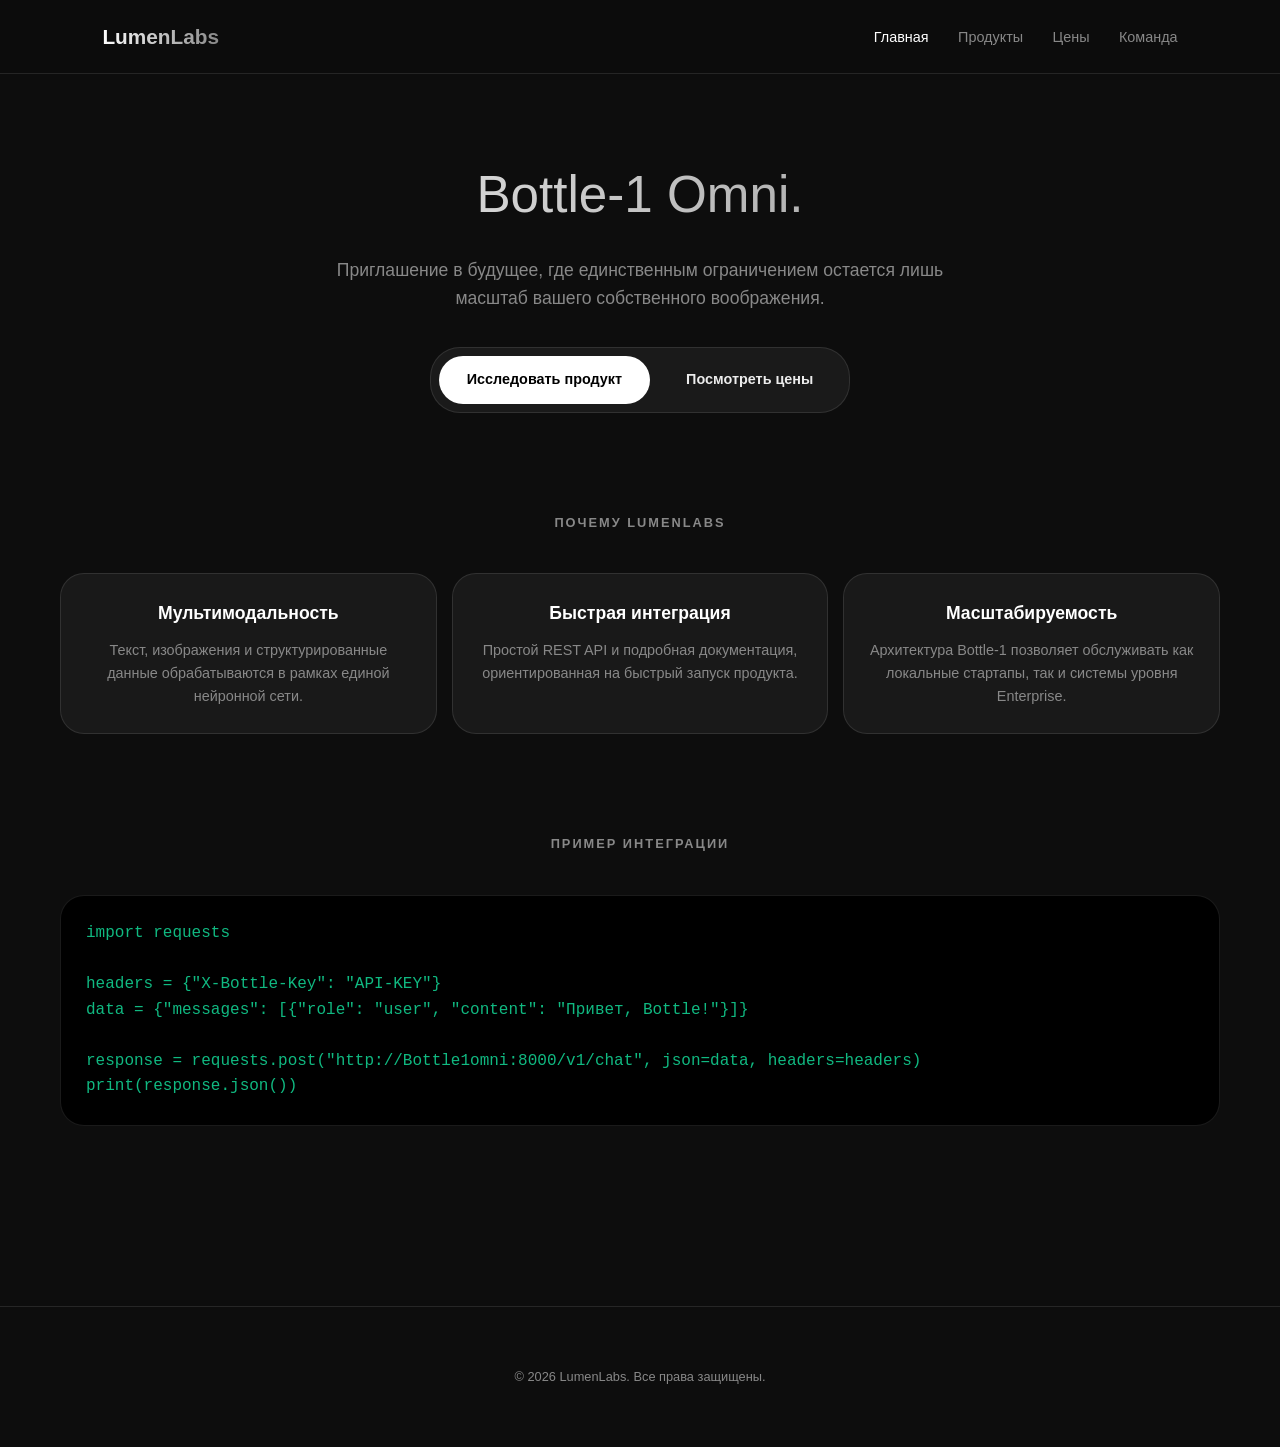
<file: index.html>
<!DOCTYPE html>
<html lang="ru">
<head>
    <meta charset="UTF-8">
    <meta name="description" content="LumenLabs — передовые AI решения с моделью Bottle-1 Omni">
    <meta name="viewport" content="width=device-width, initial-scale=1.0">
    <title>LumenLabs | Главная</title>
    <link rel="stylesheet" href="style.css">
</head>
<body>

<header>
    <h1>LumenLabs</h1>
    <nav>
        <a href="index.html" class="active">Главная</a>
        <a href="product.html">Продукты</a>
        <a href="pricing.html">Цены</a>
        <a href="team.html">Команда</a>
    </nav>
</header>

<main>
    <section class="hero">
        <h2>Bottle-1 Omni.</h2>
        <p>Приглашение в будущее, где единственным ограничением остается лишь масштаб вашего собственного воображения.</p>
        <div class="buttons">
            <a href="product.html">Исследовать продукт</a>
            <a href="pricing.html">Посмотреть цены</a>
        </div>
    </section>

    <section class="section">
        <h2>Почему LumenLabs</h2>
        <div class="grid col-3">
            <article class="card">
                <h3>Мультимодальность</h3>
                <p>Текст, изображения и структурированные данные обрабатываются в рамках единой нейронной сети.</p>
            </article>
            <article class="card">
                <h3>Быстрая интеграция</h3>
                <p>Простой REST API и подробная документация, ориентированная на быстрый запуск продукта.</p>
            </article>
            <article class="card">
                <h3>Масштабируемость</h3>
                <p>Архитектура Bottle-1 позволяет обслуживать как локальные стартапы, так и системы уровня Enterprise.</p>
            </article>
        </div>
    </section>

    <section class="section">
        <h2>Пример интеграции</h2>
        <div class="code-container">
            <pre class="code">
import requests

headers = {"X-Bottle-Key": "API-KEY"}
data = {"messages": [{"role": "user", "content": "Привет, Bottle!"}]}

response = requests.post("http://Bottle1omni:8000/v1/chat", json=data, headers=headers)
print(response.json())</pre>
        </div>
    </section>
</main>

<footer>
    <p>© 2026 LumenLabs. Все права защищены.</p>
</footer>

</body>
</html>
</file>
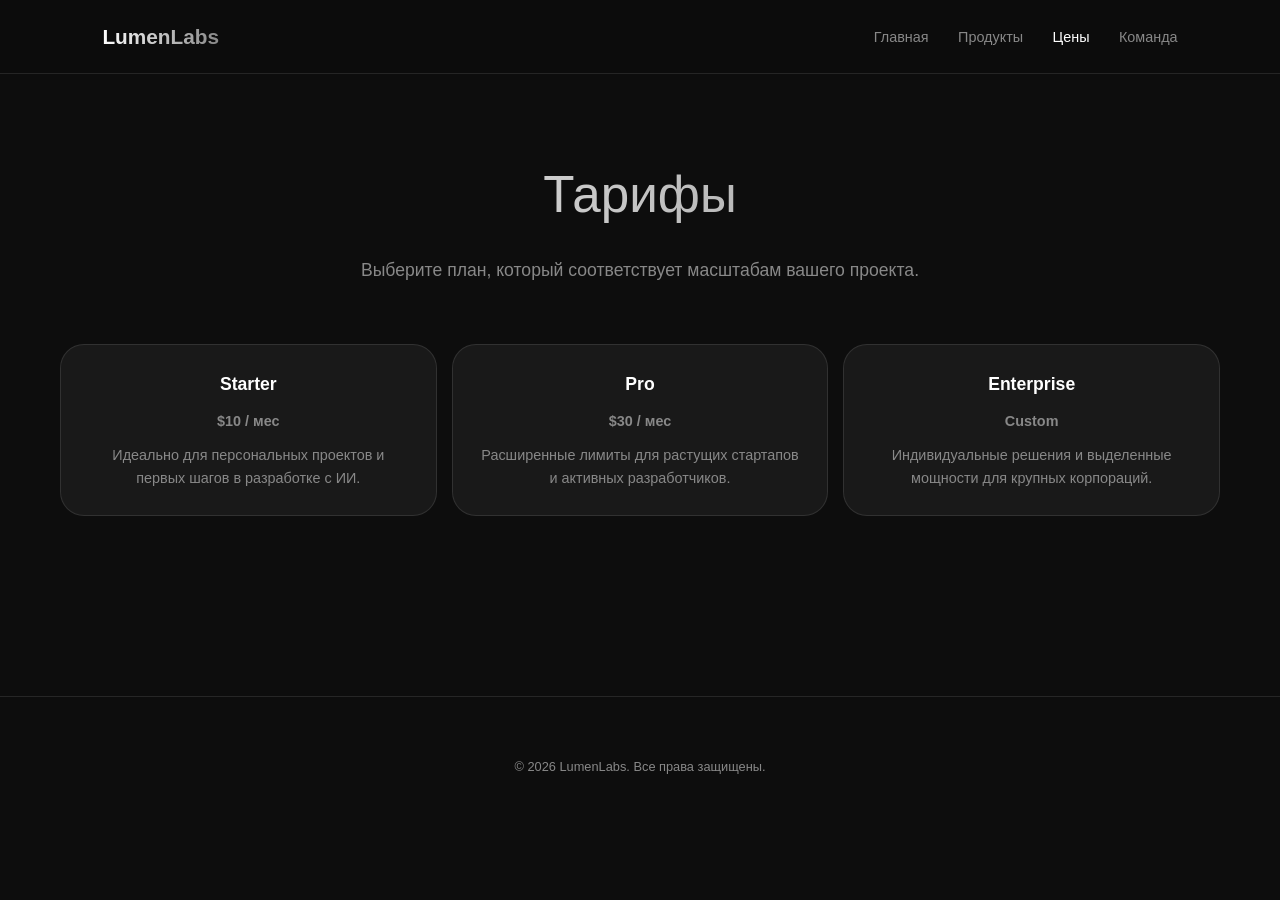
<file: pricing.html>
<!DOCTYPE html>
<html lang="ru">
<head>
    <meta charset="UTF-8">
    <meta name="description" content="Гибкие тарифные планы для доступа к API LumenLabs">
    <meta name="viewport" content="width=device-width, initial-scale=1.0">
    <title>Цены | LumenLabs</title>
    <link rel="stylesheet" href="style.css">
</head>
<body>

<header>
    <h1>LumenLabs</h1>
    <nav>
        <a href="index.html">Главная</a>
        <a href="product.html">Продукты</a>
        <a href="pricing.html" class="active">Цены</a>
        <a href="team.html">Команда</a>
    </nav>
</header>

<main>
    <section class="hero">
        <h2>Тарифы</h2>
        <p>Выберите план, который соответствует масштабам вашего проекта.</p>
    </section>

    <div class="grid col-3">
        <article class="card">
            <h3>Starter</h3>
            <p class="price">$10 / мес</p>
            <p>Идеально для персональных проектов и первых шагов в разработке с ИИ.</p>
        </article>
        <article class="card">
            <h3>Pro</h3>
            <p class="price">$30 / мес</p>
            <p>Расширенные лимиты для растущих стартапов и активных разработчиков.</p>
        </article>
        <article class="card">
            <h3>Enterprise</h3>
            <p class="price">Custom</p>
            <p>Индивидуальные решения и выделенные мощности для крупных корпораций.</p>
        </article>
    </div>
</main>

<footer>
    <p>© 2026 LumenLabs. Все права защищены.</p>
</footer>

</body>
</html>
</file>
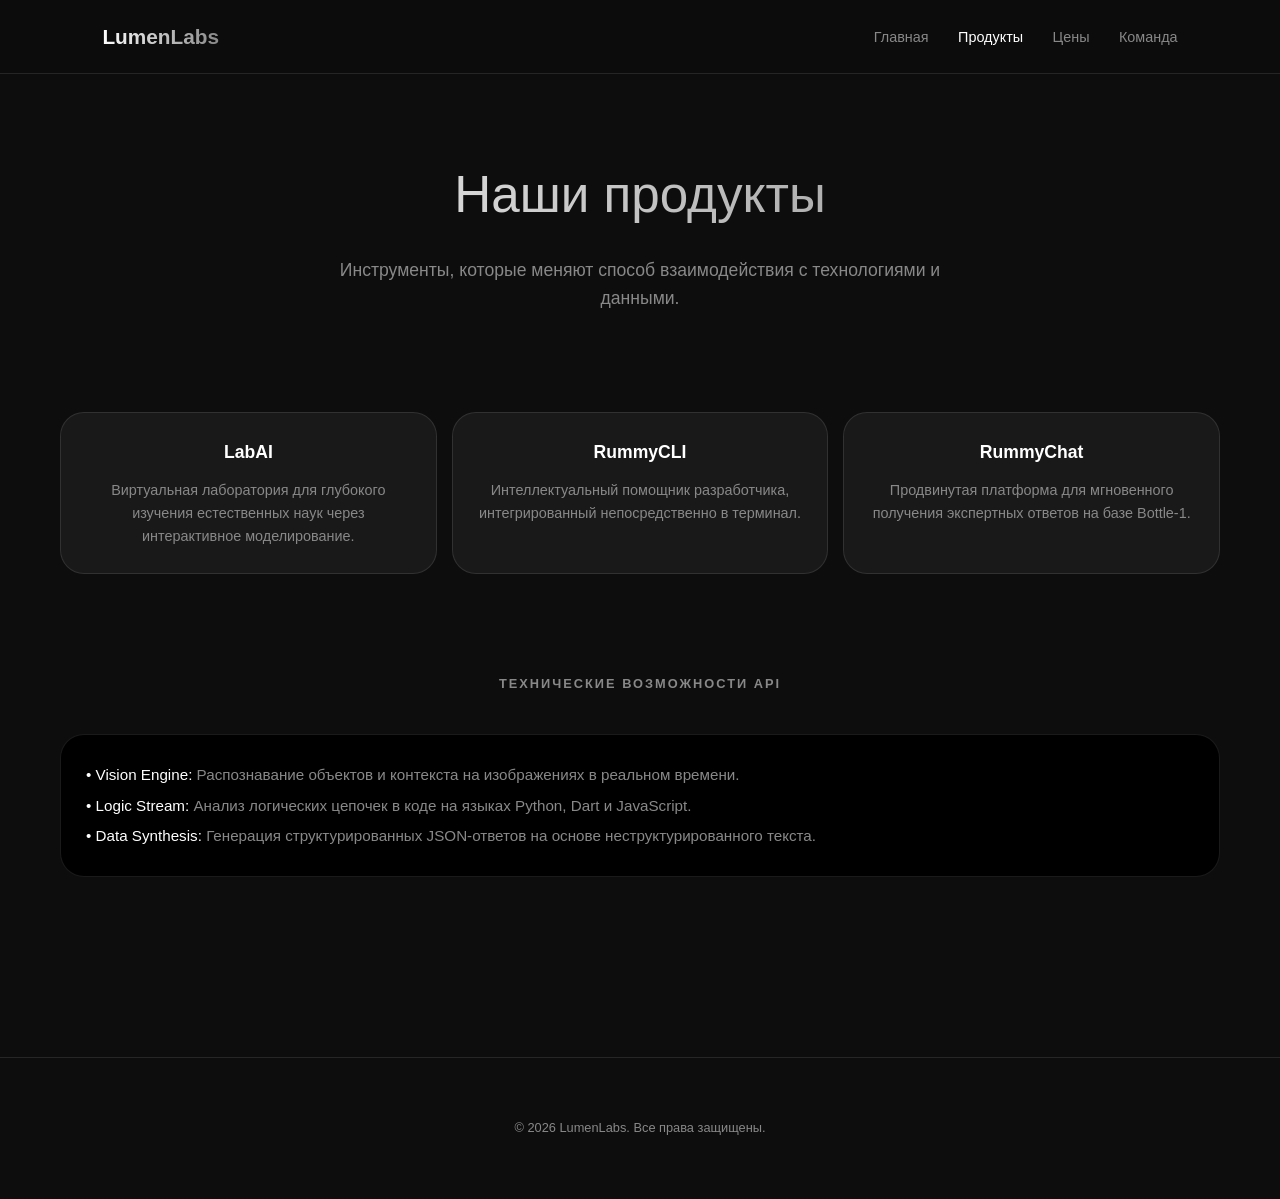
<file: product.html>
<!DOCTYPE html>
<html lang="ru">
<head>
    <meta charset="UTF-8">
    <meta name="description" content="Приложения и API на базе технологий LumenLabs">
    <meta name="viewport" content="width=device-width, initial-scale=1.0">
    <title>Продукты | LumenLabs</title>
    <link rel="stylesheet" href="style.css">
</head>
<body>

<header>
    <h1>LumenLabs</h1>
    <nav>
        <a href="index.html">Главная</a>
        <a href="product.html" class="active">Продукты</a>
        <a href="pricing.html">Цены</a>
        <a href="team.html">Команда</a>
    </nav>
</header>

<main>
    <section class="hero">
        <h2>Наши продукты</h2>
        <p>Инструменты, которые меняют способ взаимодействия с технологиями и данными.</p>
    </section>

    <section class="section">
        <div class="grid col-3">
            <article class="card">
                <h3>LabAI</h3>
                <p>Виртуальная лаборатория для глубокого изучения естественных наук через интерактивное моделирование.</p>
            </article>
            <article class="card">
                <h3>RummyCLI</h3>
                <p>Интеллектуальный помощник разработчика, интегрированный непосредственно в терминал.</p>
            </article>
            <article class="card">
                <h3>RummyChat</h3>
                <p>Продвинутая платформа для мгновенного получения экспертных ответов на базе Bottle-1.</p>
            </article>
        </div>
    </section>

    <section class="section">
        <h2>Технические возможности API</h2>
        <div class="code-container">
            <ul style="list-style: none; color: var(--text-muted); font-size: 0.95rem; line-height: 2;">
                <li><span style="color: #fff;">• Vision Engine:</span> Распознавание объектов и контекста на изображениях в реальном времени.</li>
                <li><span style="color: #fff;">• Logic Stream:</span> Анализ логических цепочек в коде на языках Python, Dart и JavaScript.</li>
                <li><span style="color: #fff;">• Data Synthesis:</span> Генерация структурированных JSON-ответов на основе неструктурированного текста.</li>
            </ul>
        </div>
    </section>
</main>

<footer>
    <p>© 2026 LumenLabs. Все права защищены.</p>
</footer>

</body>
</html>
</file>
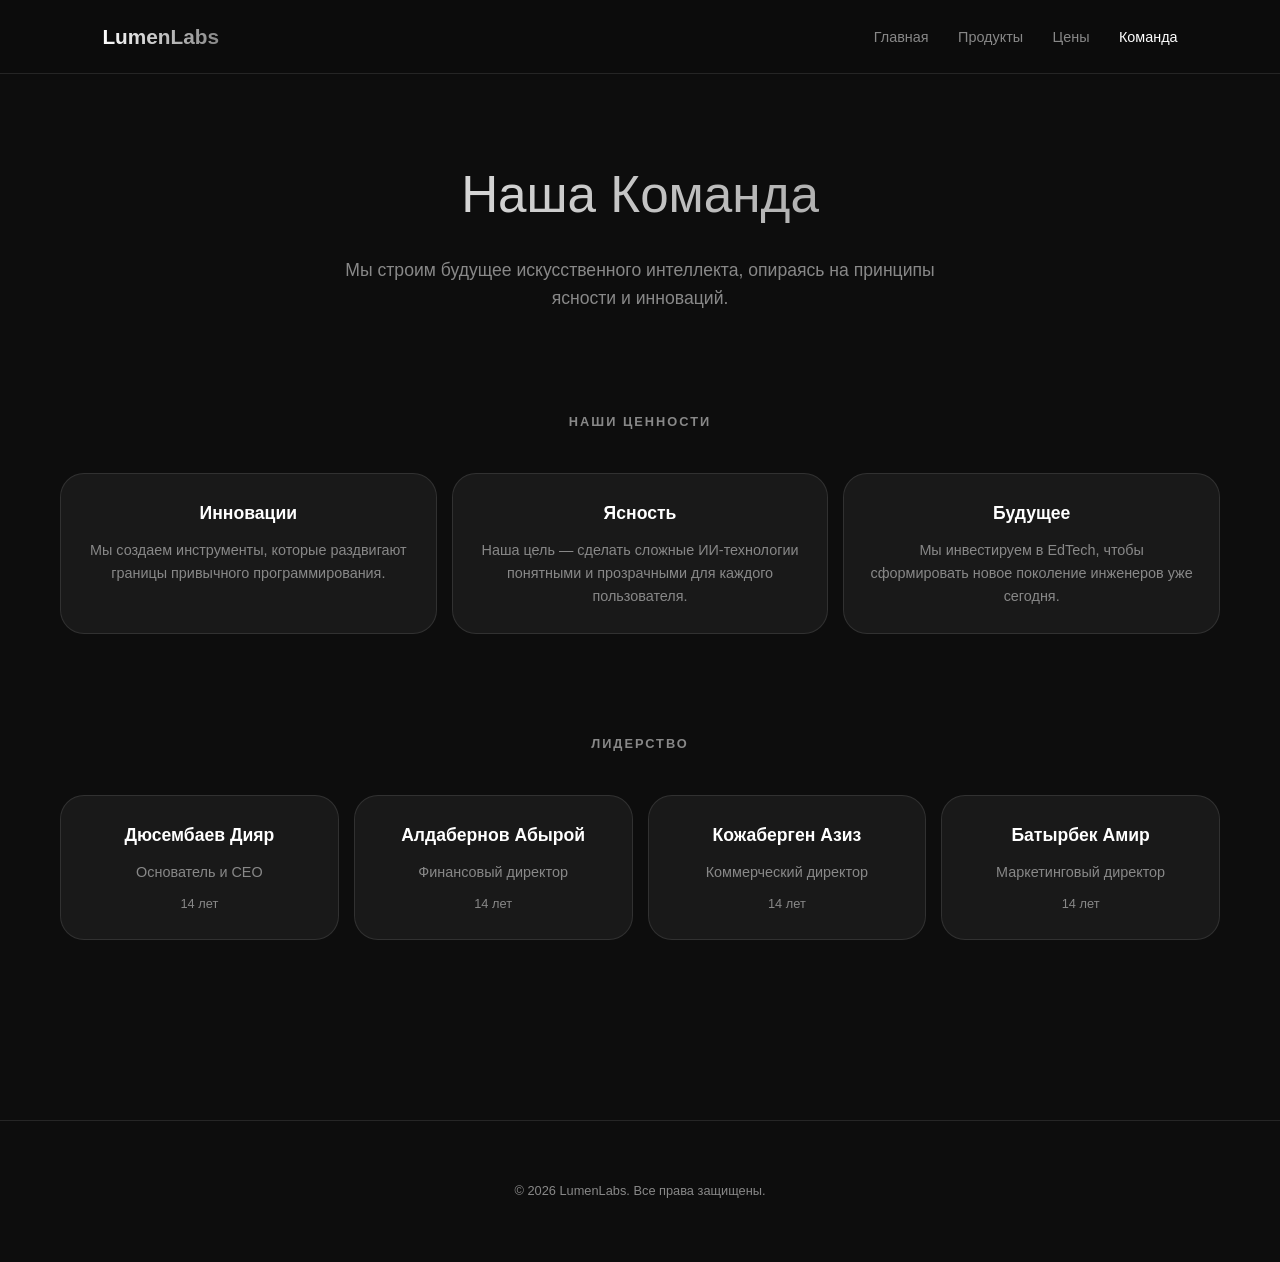
<file: team.html>
<!DOCTYPE html>
<html lang="ru">
<head>
    <meta charset="UTF-8">
    <meta name="description" content="Команда и основные ценности LumenLabs">
    <meta name="viewport" content="width=device-width, initial-scale=1.0">
    <title>Команда | LumenLabs</title>
    <link rel="stylesheet" href="style.css">
</head>
<body>

<header>
    <h1>LumenLabs</h1>
    <nav>
        <a href="index.html">Главная</a>
        <a href="product.html">Продукты</a>
        <a href="pricing.html">Цены</a>
        <a href="team.html" class="active">Команда</a>
    </nav>
</header>

<main>
    <section class="hero">
        <h2>Наша Команда</h2>
        <p>Мы строим будущее искусственного интеллекта, опираясь на принципы ясности и инноваций.</p>
    </section>

    <section class="section">
        <h2>Наши ценности</h2>
        <div class="grid col-3">
            <article class="card">
                <h3>Инновации</h3>
                <p>Мы создаем инструменты, которые раздвигают границы привычного программирования.</p>
            </article>
            <article class="card">
                <h3>Ясность</h3>
                <p>Наша цель — сделать сложные ИИ-технологии понятными и прозрачными для каждого пользователя.</p>
            </article>
            <article class="card">
                <h3>Будущее</h3>
                <p>Мы инвестируем в EdTech, чтобы сформировать новое поколение инженеров уже сегодня.</p>
            </article>
        </div>
    </section>

    <section class="section">
        <h2>Лидерство</h2>
        <div class="grid col-4">
            <article class="card">
                <h3>Дюсембаев Дияр</h3>
                <p>Основатель и CEO</p>
                <p style="font-size: 0.8rem; margin-top: 10px;">14 лет</p>
            </article>
            <article class="card">
                <h3>Алдабернов Абырой</h3>
                <p>Финансовый директор</p>
                <p style="font-size: 0.8rem; margin-top: 10px;">14 лет</p>
            </article>
            <article class="card">
                <h3>Кожаберген Азиз</h3>
                <p>Коммерческий директор</p>
                <p style="font-size: 0.8rem; margin-top: 10px;">14 лет</p>
            </article>
            <article class="card">
                <h3>Батырбек Амир</h3>
                <p>Маркетинговый директор</p>
                <p style="font-size: 0.8rem; margin-top: 10px;">14 лет</p>
            </article>
        </div>
    </section>
</main>

<footer>
    <p>© 2026 LumenLabs. Все права защищены.</p>
</footer>

</body>
</html>
</file>
<file: style.css>
:root {
    --bg-black: #0d0d0d;
    --input-bg: #1a1a1a;
    --card-bg: rgba(255, 255, 255, 0.05);
    --border-color: rgba(255, 255, 255, 0.1);
    --text-white: #ececec;
    --text-muted: #888888;
    --accent-gradient: linear-gradient(90deg, #ffffff, #888888);
    --transition: all 0.3s cubic-bezier(0.4, 0, 0.2, 1);
}

* {
    margin: 0;
    padding: 0;
    box-sizing: border-box;
    font-family: -apple-system, BlinkMacSystemFont, "Segoe UI", Roboto, sans-serif;
}

body {
    background-color: var(--bg-black);
    color: var(--text-white);
    line-height: 1.6;
    min-height: 100vh;
}

/* HEADER */
header {
    display: flex;
    justify-content: space-between;
    align-items: center;
    padding: 20px 8%;
    position: sticky;
    top: 0;
    z-index: 100;
    background: rgba(13, 13, 13, 0.9);
    backdrop-filter: blur(12px);
    border-bottom: 1px solid var(--border-color);
}

header h1 {
    font-size: 1.3rem;
    font-weight: 600;
    background: var(--accent-gradient);
    -webkit-background-clip: text;
    -webkit-text-fill-color: transparent;
}

nav a {
    margin-left: 25px;
    color: var(--text-muted);
    text-decoration: none;
    font-size: 0.9rem;
    transition: var(--transition);
}

nav a:hover, nav a.active { 
    color: #fff; 
}

/* MAIN */
main {
    max-width: 1200px;
    margin: 0 auto;
    padding: 80px 20px;
}

/* HERO */
.hero {
    text-align: center;
    margin-bottom: 60px;
}

.hero h2 {
    font-size: clamp(2rem, 5vw, 3.2rem);
    background: var(--accent-gradient);
    -webkit-background-clip: text;
    -webkit-text-fill-color: transparent;
    margin-bottom: 20px;
    font-weight: 500;
}

.hero p {
    color: var(--text-muted);
    font-size: 1.1rem;
    max-width: 650px;
    margin: 0 auto 35px;
}

/* BUTTONS */
.buttons {
    display: inline-flex;
    background: var(--input-bg);
    border: 1px solid var(--border-color);
    padding: 8px;
    border-radius: 30px;
    gap: 8px;
}

.buttons a {
    text-decoration: none;
    padding: 12px 28px;
    border-radius: 25px;
    font-size: 0.9rem;
    font-weight: 600;
    transition: var(--transition);
}

.buttons a:first-child { background: #fff; color: #000; }
.buttons a:last-child { color: var(--text-white); }
.buttons a:hover { transform: translateY(-2px); opacity: 0.9; }

/* GRID SYSTEM */
.section { margin-top: 100px; }

.section h2 {
    text-align: center;
    font-size: 0.8rem;
    text-transform: uppercase;
    letter-spacing: 2px;
    color: var(--text-muted);
    margin-bottom: 40px;
}

.grid {
    display: grid;
    gap: 15px;
    align-items: stretch;
}

.col-3 { grid-template-columns: repeat(3, 1fr); }
.col-4 { grid-template-columns: repeat(4, 1fr); }

/* CARDS */
.card {
    background: var(--card-bg);
    border: 1px solid var(--border-color);
    padding: 25px;
    border-radius: 24px;
    transition: var(--transition);
    display: flex;
    flex-direction: column;
    text-align: center;
}

.card:hover {
    background: rgba(255, 255, 255, 0.08);
    border-color: rgba(255, 255, 255, 0.3);
    transform: translateY(-5px);
    box-shadow: 0 10px 30px rgba(0, 0, 0, 0.5);
}

.card h3 { font-size: 1.1rem; margin-bottom: 12px; color: #fff; }
.card p { font-size: 0.9rem; color: var(--text-muted); }

.price { font-size: 1.5rem; font-weight: bold; color: #fff; margin-bottom: 10px; }

/* CODE BLOCK */
.code-container {
    background: #000;
    border: 1px solid var(--border-color);
    border-radius: 24px;
    padding: 25px;
    text-align: left;
    overflow-x: auto;
}

.code { font-family: 'Courier New', monospace; color: #10b981; }

/* FOOTER */
footer {
    text-align: center;
    padding: 60px 40px;
    color: var(--text-muted);
    font-size: 0.8rem;
    border-top: 1px solid var(--border-color);
    margin-top: 100px;
}

/* RESPONSIVE */
@media (max-width: 1024px) {
    .col-3, .col-4 { grid-template-columns: repeat(2, 1fr); }
}

@media (max-width: 600px) {
    .col-3, .col-4 { grid-template-columns: 1fr; }
    header { flex-direction: column; gap: 15px; text-align: center; }
    nav a { margin: 0 10px; }
}
</file>
